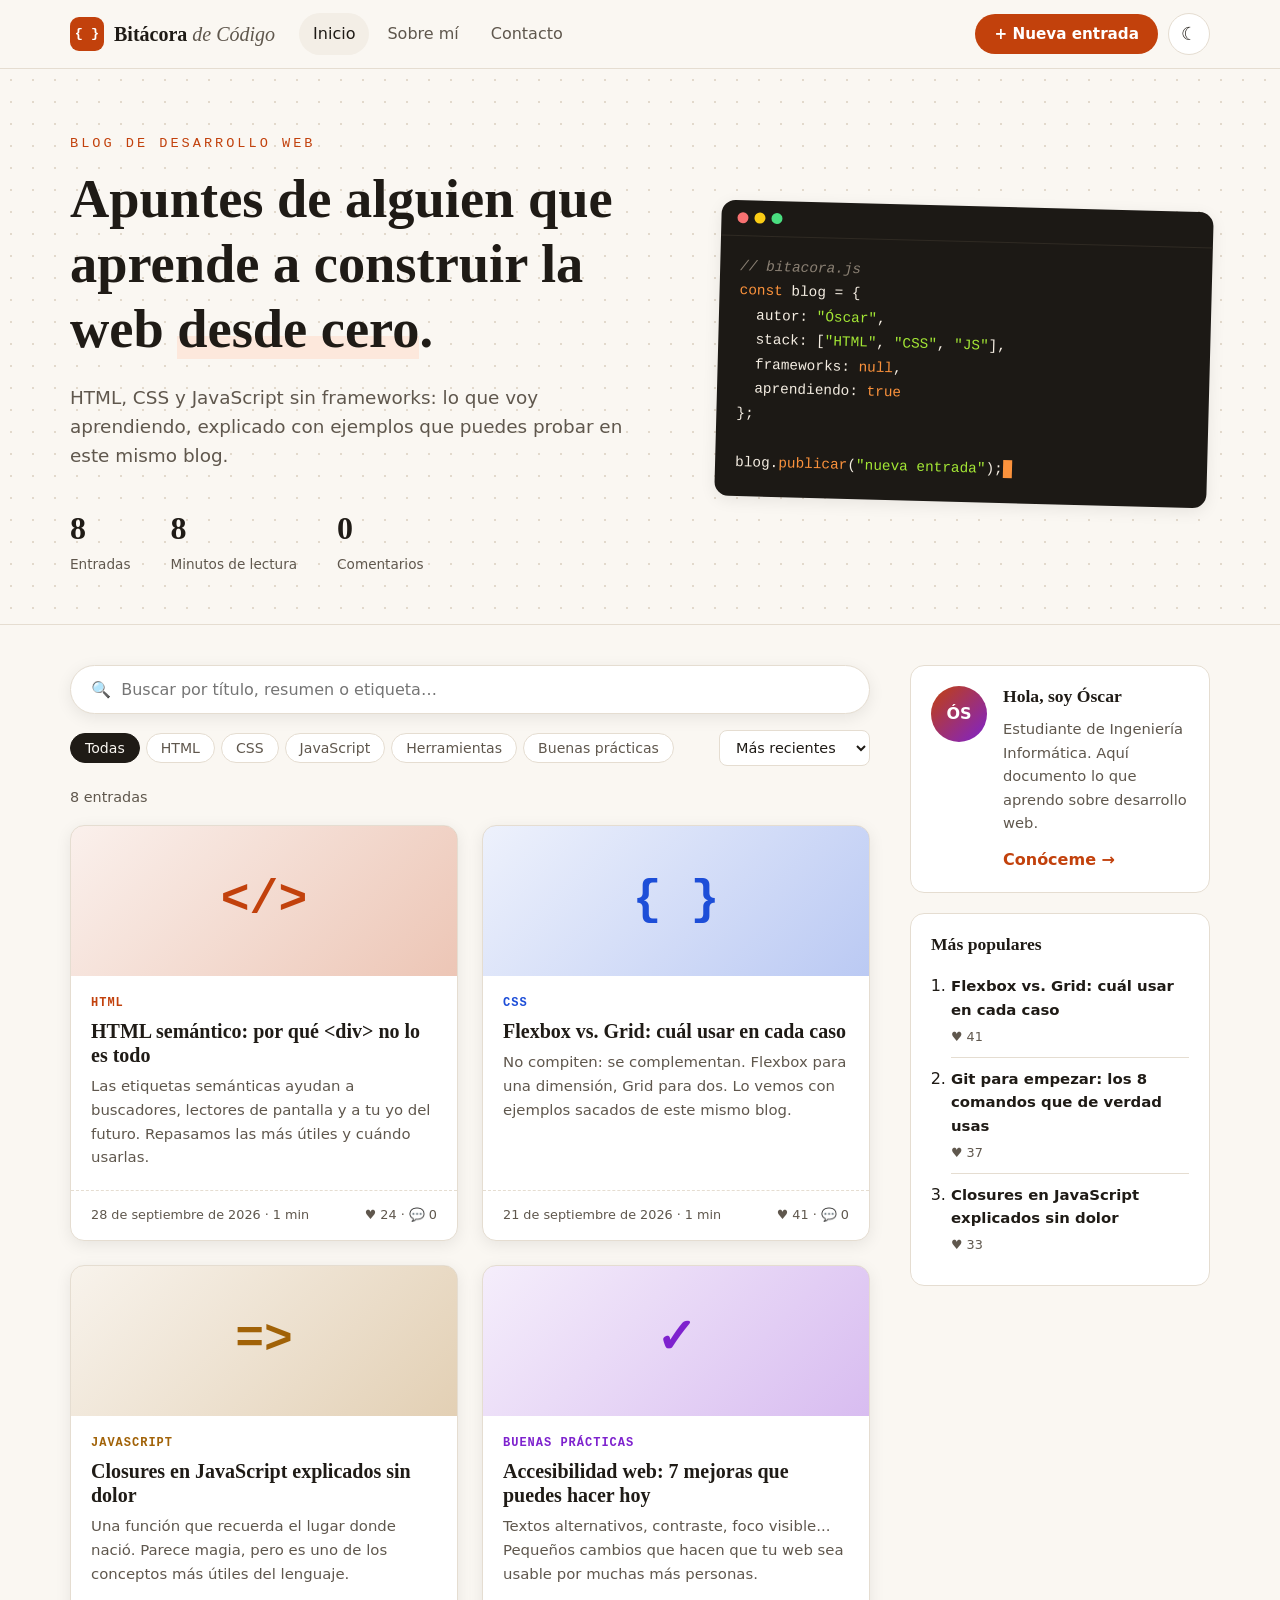
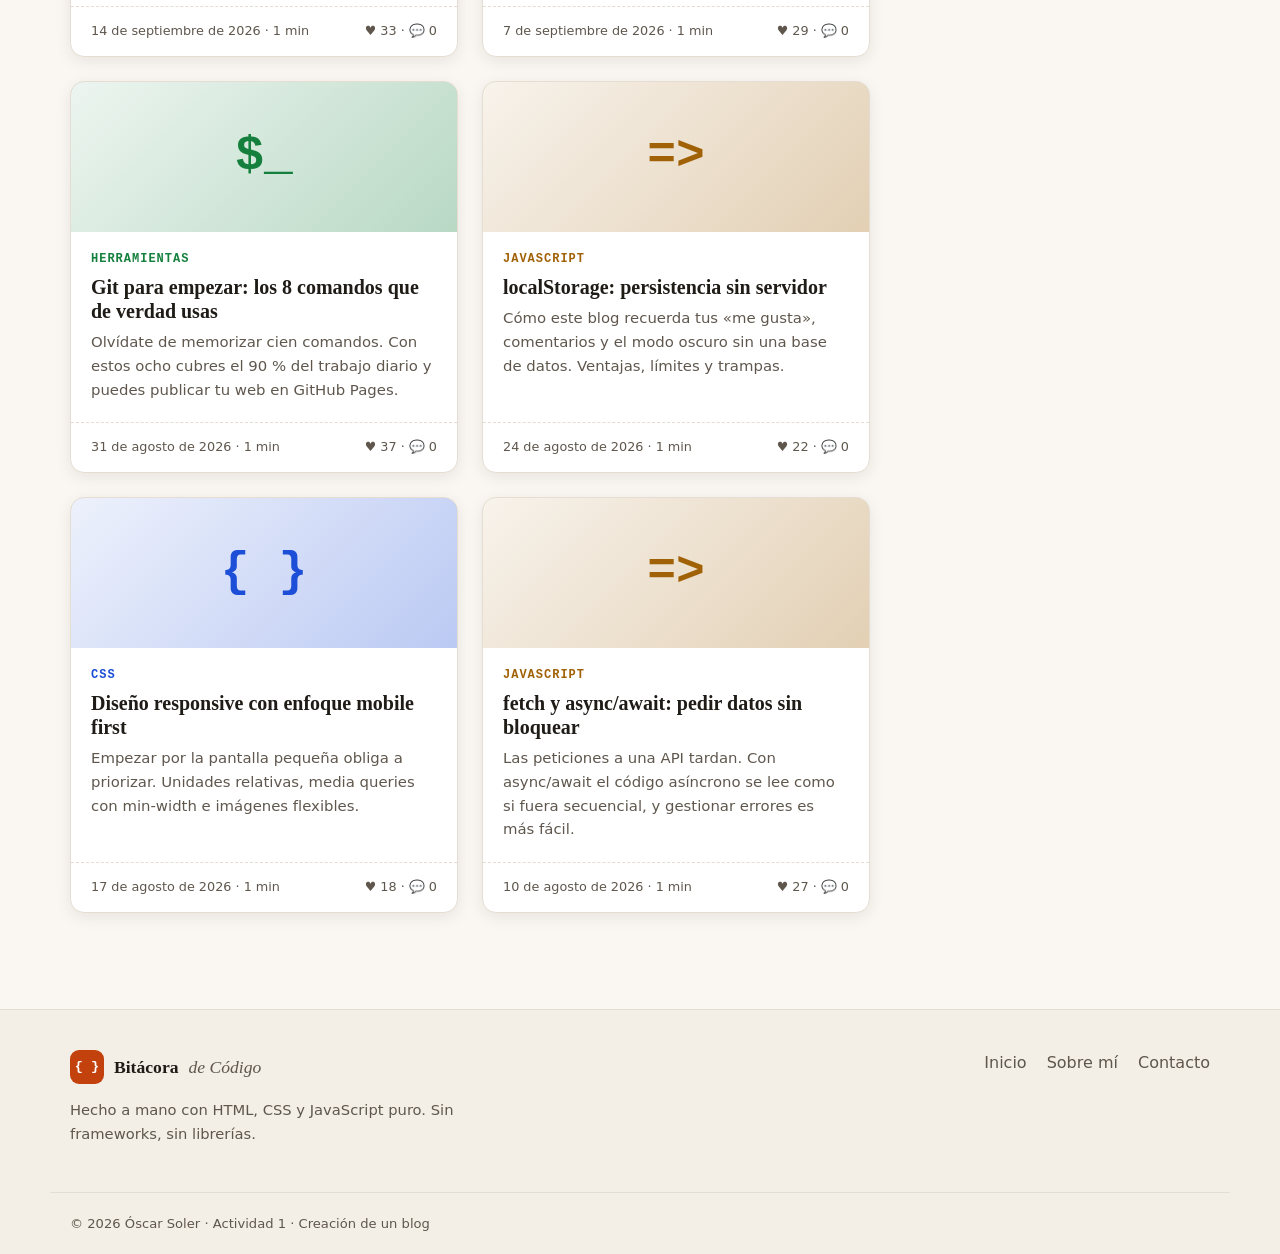
<file: index.html>
<!DOCTYPE html>
<html lang="es">
<head>
  <meta charset="UTF-8">
  <meta name="viewport" content="width=device-width, initial-scale=1">
  <meta name="description" content="Bitácora de Código: un blog sobre desarrollo web con HTML, CSS y JavaScript.">
  <title>Bitácora de Código — Blog de desarrollo web</title>
  <link rel="stylesheet" href="css/styles.css">
  <!-- Ponemos el modo oscuro antes de que se vea la página, para que no haya un destello blanco -->
  <script>
    if (localStorage.getItem("tema") === "oscuro") {
      document.documentElement.setAttribute("data-theme", "oscuro");
    }
  </script>
</head>
<body>
  <a class="saltar" href="#contenido">Saltar al contenido</a>
  <div class="progreso-lectura" id="progreso-lectura"></div>

  <!-- ===== CABECERA ===== -->
  <header class="cabecera">
    <div class="contenedor cabecera__fila">
      <a href="index.html" class="logo">
        <span class="logo__marca">{ }</span>
        <span class="logo__texto">Bitácora <em>de Código</em></span>
      </a>

      <nav class="navegacion">
        <button class="btn-icono btn-menu" id="btn-menu" type="button" aria-label="Abrir menú">☰</button>
        <ul class="menu" id="menu-principal">
          <li><a href="index.html" class="actual">Inicio</a></li>
          <li><a href="sobre-mi.html">Sobre mí</a></li>
          <li><a href="contacto.html">Contacto</a></li>
        </ul>
      </nav>

      <div class="cabecera__acciones">
        <button class="btn btn--primario" id="btn-nueva" type="button">+ <span>Nueva entrada</span></button>
        <button class="btn-icono" id="btn-tema" type="button" aria-label="Cambiar entre modo claro y oscuro">
          <span class="icono-luna">☾</span>
          <span class="icono-sol">☀</span>
        </button>
      </div>
    </div>
  </header>

  <main id="contenido">

    <!-- ===== VISTA 1: LISTADO DE ENTRADAS ===== -->
    <section id="vista-lista">
      <div class="portada">
        <div class="contenedor portada__rejilla">
          <div>
            <p class="portada__antetitulo">Blog de desarrollo web</p>
            <h1 class="portada__titulo">Apuntes de alguien que aprende a construir la web <span class="subrayado">desde cero</span>.</h1>
            <p class="portada__texto">HTML, CSS y JavaScript sin frameworks: lo que voy aprendiendo, explicado con ejemplos que puedes probar en este mismo blog.</p>
            <div class="portada__datos">
              <div><strong id="total-entradas">0</strong> Entradas</div>
              <div><strong id="total-minutos">0</strong> Minutos de lectura</div>
              <div><strong id="total-comentarios">0</strong> Comentarios</div>
            </div>
          </div>

          <!-- Dibujo decorativo de una ventana de código -->
          <div class="ventana-codigo">
            <div class="ventana-codigo__barra"><i></i><i></i><i></i></div>
<pre><span class="c">// bitacora.js</span>
<span class="k">const</span> blog = {
  autor: <span class="s">"Óscar"</span>,
  stack: [<span class="s">"HTML"</span>, <span class="s">"CSS"</span>, <span class="s">"JS"</span>],
  frameworks: <span class="k">null</span>,
  aprendiendo: <span class="k">true</span>
};

blog.<span class="k">publicar</span>(<span class="s">"nueva entrada"</span>);<span class="cursor"></span></pre>
          </div>
        </div>
      </div>

      <div class="contenedor disposicion">
        <div>
          <!-- Buscador, categorías y orden -->
          <div class="herramientas">
            <div class="buscador">
              <label for="buscar" class="oculto">Buscar entradas</label>
              <input type="search" id="buscar" placeholder="🔍  Buscar por título, resumen o etiqueta…">
            </div>
            <div class="herramientas__fila">
              <div class="chips">
                <button class="chip activo" type="button" data-categoria="todas">Todas</button>
                <button class="chip" type="button" data-categoria="html">HTML</button>
                <button class="chip" type="button" data-categoria="css">CSS</button>
                <button class="chip" type="button" data-categoria="js">JavaScript</button>
                <button class="chip" type="button" data-categoria="herramientas">Herramientas</button>
                <button class="chip" type="button" data-categoria="practicas">Buenas prácticas</button>
              </div>
              <label for="orden" class="oculto">Ordenar</label>
              <select id="orden" class="select">
                <option value="recientes">Más recientes</option>
                <option value="antiguas">Más antiguas</option>
                <option value="populares">Más populares</option>
              </select>
            </div>
          </div>

          <p class="resultado" id="resultado"></p>
          <div class="rejilla" id="rejilla"></div>
          <div class="vacio" id="vacio" hidden>
            <p class="vacio__titulo">No hay entradas que coincidan.</p>
            <p>Prueba con otra búsqueda o <button class="enlace" id="btn-limpiar" type="button">quita los filtros</button>.</p>
          </div>
        </div>

        <!-- Barra lateral -->
        <aside class="lateral">
          <section class="tarjeta-lateral autor">
            <div class="autor__avatar">ÓS</div>
            <div>
              <h2 class="tarjeta-lateral__titulo">Hola, soy Óscar</h2>
              <p>Estudiante de Ingeniería Informática. Aquí documento lo que aprendo sobre desarrollo web.</p>
              <a href="sobre-mi.html" class="enlace-flecha">Conóceme →</a>
            </div>
          </section>
          <section class="tarjeta-lateral">
            <h2 class="tarjeta-lateral__titulo">Más populares</h2>
            <ol class="populares" id="populares"></ol>
          </section>
        </aside>
      </div>
    </section>

    <!-- ===== VISTA 2: UNA ENTRADA (se rellena desde app.js) ===== -->
    <section id="vista-entrada" hidden></section>
  </main>

  <!-- ===== VENTANA PARA ESCRIBIR UNA NUEVA ENTRADA ===== -->
  <dialog class="dialogo" id="dialogo-nueva">
    <form id="form-nueva" class="formulario" novalidate>
      <div class="dialogo__cabecera">
        <h2>Escribir una nueva entrada</h2>
        <button class="btn-icono" id="btn-cerrar" type="button" aria-label="Cerrar">✕</button>
      </div>
      <p class="formulario__ayuda">Se guardará en tu navegador. Los campos con * son obligatorios.</p>

      <div class="campo">
        <label for="n-titulo">Título *</label>
        <input id="n-titulo" type="text" maxlength="90">
        <p class="campo__error" id="n-titulo-error"></p>
      </div>
      <div class="campo-doble">
        <div class="campo">
          <label for="n-categoria">Categoría *</label>
          <select id="n-categoria" class="select">
            <option value="">Elige una…</option>
            <option value="html">HTML</option>
            <option value="css">CSS</option>
            <option value="js">JavaScript</option>
            <option value="herramientas">Herramientas</option>
            <option value="practicas">Buenas prácticas</option>
          </select>
          <p class="campo__error" id="n-categoria-error"></p>
        </div>
        <div class="campo">
          <label for="n-etiquetas">Etiquetas</label>
          <input id="n-etiquetas" type="text" placeholder="css, diseño, consejos">
          <p class="campo__ayuda">Separadas por comas.</p>
        </div>
      </div>
      <div class="campo">
        <label for="n-resumen">Resumen *</label>
        <input id="n-resumen" type="text" maxlength="200">
        <p class="campo__error" id="n-resumen-error"></p>
      </div>
      <div class="campo">
        <label for="n-contenido">Contenido * <span class="contador" id="n-contador">0 palabras</span></label>
        <textarea id="n-contenido" rows="8" placeholder="Separa los párrafos con una línea en blanco."></textarea>
        <p class="campo__error" id="n-contenido-error"></p>
      </div>
      <div class="dialogo__pie">
        <button class="btn btn--secundario" id="btn-cancelar" type="button">Cancelar</button>
        <button class="btn btn--primario" type="submit">Publicar entrada</button>
      </div>
    </form>
  </dialog>

  <!-- ===== PIE DE PÁGINA ===== -->
  <footer class="pie">
    <div class="contenedor pie__fila">
      <div>
        <p class="logo logo--pie"><span class="logo__marca">{ }</span> Bitácora <em>de Código</em></p>
        <p class="pie__texto">Hecho a mano con HTML, CSS y JavaScript puro. Sin frameworks, sin librerías.</p>
      </div>
      <ul class="pie__enlaces">
        <li><a href="index.html">Inicio</a></li>
        <li><a href="sobre-mi.html">Sobre mí</a></li>
        <li><a href="contacto.html">Contacto</a></li>
      </ul>
    </div>
    <p class="contenedor pie__legal">© <span id="anio"></span> Óscar Soler · Actividad 1 · Creación de un blog</p>
  </footer>

  <button class="btn-arriba" id="btn-arriba" type="button" aria-label="Volver arriba">↑</button>

  <script src="js/common.js"></script>
  <script src="js/data.js"></script>
  <script src="js/app.js"></script>
</body>
</html>
</file>
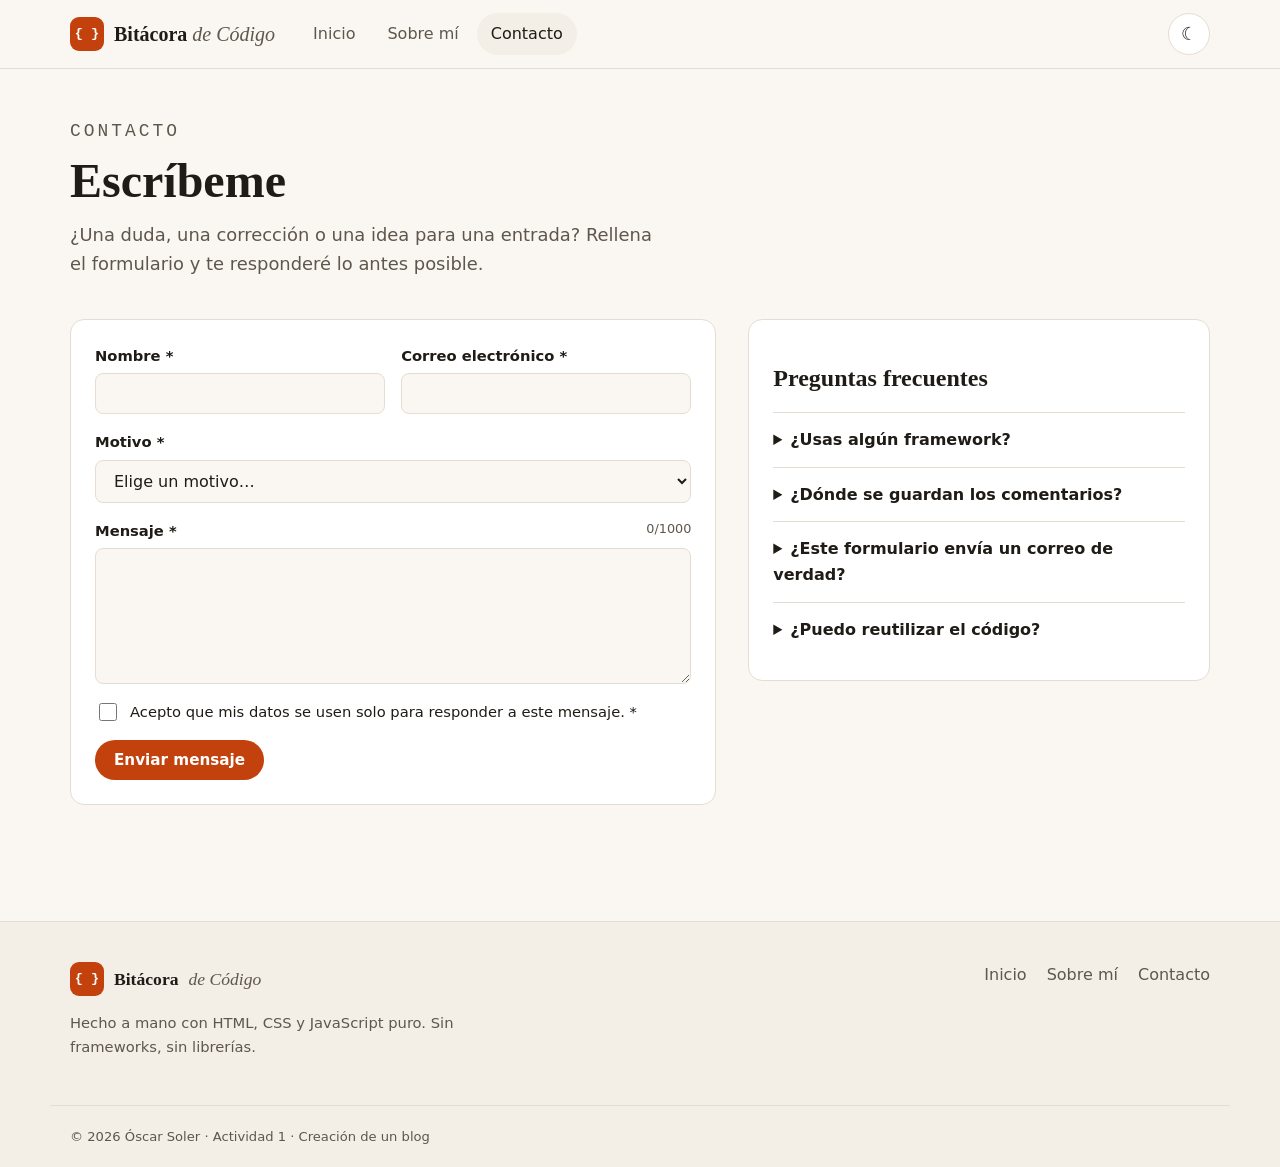
<file: contacto.html>
<!DOCTYPE html>
<html lang="es">
<head>
  <meta charset="UTF-8">
  <meta name="viewport" content="width=device-width, initial-scale=1">
  <meta name="description" content="Ponte en contacto con el autor de Bitácora de Código.">
  <title>Contacto — Bitácora de Código</title>
  <link rel="stylesheet" href="css/styles.css">
  <!-- Ponemos el modo oscuro antes de que se vea la página, para que no haya un destello blanco -->
  <script>
    if (localStorage.getItem("tema") === "oscuro") {
      document.documentElement.setAttribute("data-theme", "oscuro");
    }
  </script>
</head>
<body>
  <a class="saltar" href="#contenido">Saltar al contenido</a>

  <!-- ===== CABECERA ===== -->
  <header class="cabecera">
    <div class="contenedor cabecera__fila">
      <a href="index.html" class="logo">
        <span class="logo__marca">{ }</span>
        <span class="logo__texto">Bitácora <em>de Código</em></span>
      </a>

      <nav class="navegacion">
        <button class="btn-icono btn-menu" id="btn-menu" type="button" aria-label="Abrir menú">☰</button>
        <ul class="menu" id="menu-principal">
          <li><a href="index.html">Inicio</a></li>
          <li><a href="sobre-mi.html">Sobre mí</a></li>
          <li><a href="contacto.html" class="actual">Contacto</a></li>
        </ul>
      </nav>

      <div class="cabecera__acciones">
        <button class="btn-icono" id="btn-tema" type="button" aria-label="Cambiar entre modo claro y oscuro">
          <span class="icono-luna">☾</span>
          <span class="icono-sol">☀</span>
        </button>
      </div>
    </div>
  </header>

  <main id="contenido" class="pagina contenedor">
    <header class="pagina__cabecera">
      <p class="portada__antetitulo">Contacto</p>
      <h1>Escríbeme</h1>
      <p>¿Una duda, una corrección o una idea para una entrada? Rellena el formulario y te responderé lo antes posible.</p>
    </header>

    <div class="contacto">
      <section class="caja">
        <h2 class="oculto">Formulario de contacto</h2>
        <form id="form-contacto" class="formulario" novalidate>
          <div class="campo-doble">
            <div class="campo">
              <label for="nombre">Nombre *</label>
              <input id="nombre" type="text">
              <p class="campo__error" id="nombre-error"></p>
            </div>
            <div class="campo">
              <label for="email">Correo electrónico *</label>
              <input id="email" type="email">
              <p class="campo__error" id="email-error"></p>
            </div>
          </div>
          <div class="campo">
            <label for="motivo">Motivo *</label>
            <select id="motivo" class="select">
              <option value="">Elige un motivo…</option>
              <option value="duda">Duda sobre una entrada</option>
              <option value="error">He encontrado un error</option>
              <option value="idea">Idea para una entrada</option>
              <option value="otro">Otro</option>
            </select>
            <p class="campo__error" id="motivo-error"></p>
          </div>
          <div class="campo">
            <label for="mensaje">Mensaje * <span class="contador" id="contador-mensaje">0/1000</span></label>
            <textarea id="mensaje" rows="6" maxlength="1000"></textarea>
            <p class="campo__error" id="mensaje-error"></p>
          </div>
          <div class="campo">
            <label class="casilla" for="privacidad">
              <input id="privacidad" type="checkbox">
              <span>Acepto que mis datos se usen solo para responder a este mensaje. *</span>
            </label>
            <p class="campo__error" id="privacidad-error"></p>
          </div>
          <div>
            <button class="btn btn--primario" type="submit">Enviar mensaje</button>
          </div>
        </form>
        <div id="exito" class="exito" hidden></div>
      </section>

      <aside>
        <section class="caja faq">
          <h2>Preguntas frecuentes</h2>
          <details>
            <summary>¿Usas algún framework?</summary>
            <p>No. Todo el blog está hecho con HTML, CSS y JavaScript puro, sin librerías externas.</p>
          </details>
          <details>
            <summary>¿Dónde se guardan los comentarios?</summary>
            <p>En el localStorage de tu navegador. No hay servidor, así que solo los ves tú.</p>
          </details>
          <details>
            <summary>¿Este formulario envía un correo de verdad?</summary>
            <p>No: al no haber backend, el envío se simula. El mensaje se valida y se muestra un resumen.</p>
          </details>
          <details>
            <summary>¿Puedo reutilizar el código?</summary>
            <p>Claro, es un proyecto de aprendizaje. Si te sirve, cuéntamelo.</p>
          </details>
        </section>
      </aside>
    </div>
  </main>

  <!-- ===== PIE DE PÁGINA ===== -->
  <footer class="pie">
    <div class="contenedor pie__fila">
      <div>
        <p class="logo logo--pie"><span class="logo__marca">{ }</span> Bitácora <em>de Código</em></p>
        <p class="pie__texto">Hecho a mano con HTML, CSS y JavaScript puro. Sin frameworks, sin librerías.</p>
      </div>
      <ul class="pie__enlaces">
        <li><a href="index.html">Inicio</a></li>
        <li><a href="sobre-mi.html">Sobre mí</a></li>
        <li><a href="contacto.html">Contacto</a></li>
      </ul>
    </div>
    <p class="contenedor pie__legal">© <span id="anio"></span> Óscar Soler · Actividad 1 · Creación de un blog</p>
  </footer>

  <button class="btn-arriba" id="btn-arriba" type="button" aria-label="Volver arriba">↑</button>

  <script src="js/common.js"></script>
  <script src="js/paginas.js"></script>
</body>
</html>
</file>
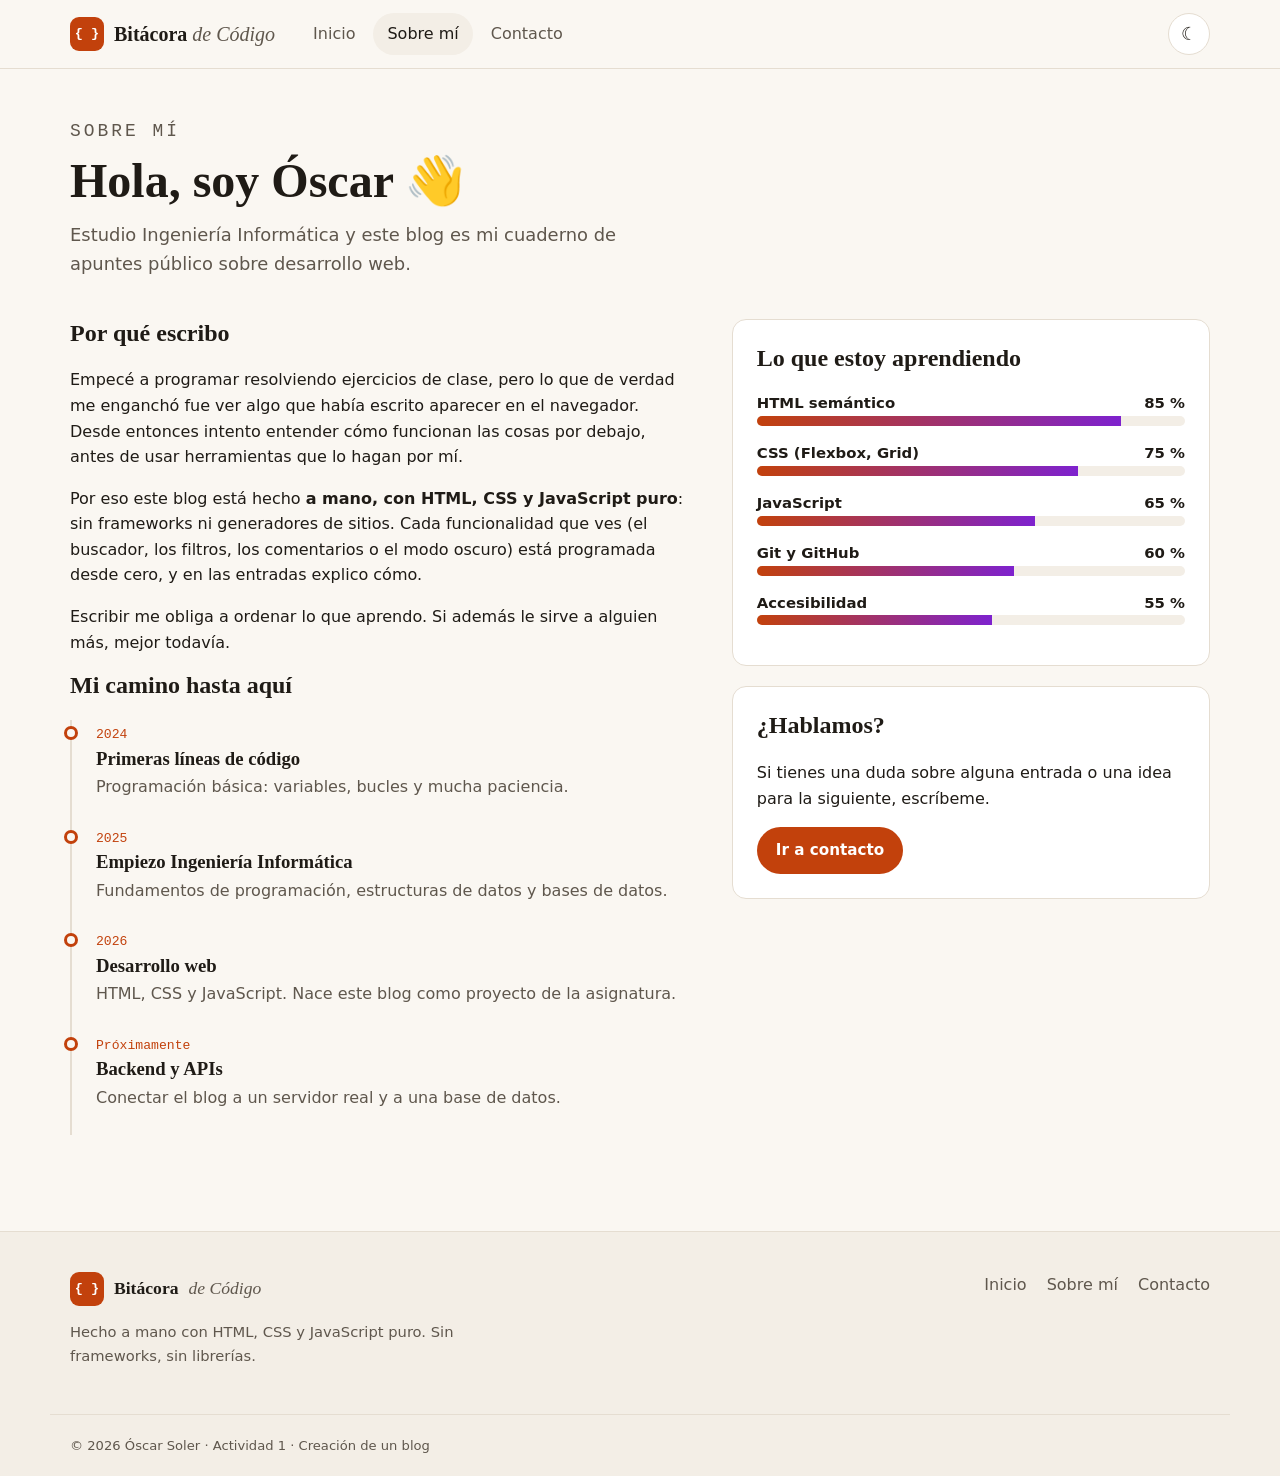
<file: sobre-mi.html>
<!DOCTYPE html>
<html lang="es">
<head>
  <meta charset="UTF-8">
  <meta name="viewport" content="width=device-width, initial-scale=1">
  <meta name="description" content="Quién escribe Bitácora de Código y qué está aprendiendo.">
  <title>Sobre mí — Bitácora de Código</title>
  <link rel="stylesheet" href="css/styles.css">
  <!-- Ponemos el modo oscuro antes de que se vea la página, para que no haya un destello blanco -->
  <script>
    if (localStorage.getItem("tema") === "oscuro") {
      document.documentElement.setAttribute("data-theme", "oscuro");
    }
  </script>
</head>
<body>
  <a class="saltar" href="#contenido">Saltar al contenido</a>

  <!-- ===== CABECERA ===== -->
  <header class="cabecera">
    <div class="contenedor cabecera__fila">
      <a href="index.html" class="logo">
        <span class="logo__marca">{ }</span>
        <span class="logo__texto">Bitácora <em>de Código</em></span>
      </a>

      <nav class="navegacion">
        <button class="btn-icono btn-menu" id="btn-menu" type="button" aria-label="Abrir menú">☰</button>
        <ul class="menu" id="menu-principal">
          <li><a href="index.html">Inicio</a></li>
          <li><a href="sobre-mi.html" class="actual">Sobre mí</a></li>
          <li><a href="contacto.html">Contacto</a></li>
        </ul>
      </nav>

      <div class="cabecera__acciones">
        <button class="btn-icono" id="btn-tema" type="button" aria-label="Cambiar entre modo claro y oscuro">
          <span class="icono-luna">☾</span>
          <span class="icono-sol">☀</span>
        </button>
      </div>
    </div>
  </header>

  <main id="contenido" class="pagina contenedor">
    <header class="pagina__cabecera">
      <p class="portada__antetitulo">Sobre mí</p>
      <h1>Hola, soy Óscar 👋</h1>
      <p>Estudio Ingeniería Informática y este blog es mi cuaderno de apuntes público sobre desarrollo web.</p>
    </header>

    <div class="bio">
      <section class="bio__texto">
        <h2>Por qué escribo</h2>
        <p>Empecé a programar resolviendo ejercicios de clase, pero lo que de verdad me enganchó fue ver algo que había escrito aparecer en el navegador. Desde entonces intento entender cómo funcionan las cosas por debajo, antes de usar herramientas que lo hagan por mí.</p>
        <p>Por eso este blog está hecho <strong>a mano, con HTML, CSS y JavaScript puro</strong>: sin frameworks ni generadores de sitios. Cada funcionalidad que ves (el buscador, los filtros, los comentarios o el modo oscuro) está programada desde cero, y en las entradas explico cómo.</p>
        <p>Escribir me obliga a ordenar lo que aprendo. Si además le sirve a alguien más, mejor todavía.</p>

        <h2 class="separado">Mi camino hasta aquí</h2>
        <ol class="linea-tiempo">
          <li><time>2024</time><h3>Primeras líneas de código</h3><p>Programación básica: variables, bucles y mucha paciencia.</p></li>
          <li><time>2025</time><h3>Empiezo Ingeniería Informática</h3><p>Fundamentos de programación, estructuras de datos y bases de datos.</p></li>
          <li><time>2026</time><h3>Desarrollo web</h3><p>HTML, CSS y JavaScript. Nace este blog como proyecto de la asignatura.</p></li>
          <li><time>Próximamente</time><h3>Backend y APIs</h3><p>Conectar el blog a un servidor real y a una base de datos.</p></li>
        </ol>
      </section>

      <aside>
        <section class="caja">
          <h2>Lo que estoy aprendiendo</h2>
          <ul class="habilidades" id="habilidades">
            <li><div class="habilidad__fila"><span>HTML semántico</span><span>85 %</span></div><div class="habilidad__barra"><div class="habilidad__relleno" data-valor="85"></div></div></li>
            <li><div class="habilidad__fila"><span>CSS (Flexbox, Grid)</span><span>75 %</span></div><div class="habilidad__barra"><div class="habilidad__relleno" data-valor="75"></div></div></li>
            <li><div class="habilidad__fila"><span>JavaScript</span><span>65 %</span></div><div class="habilidad__barra"><div class="habilidad__relleno" data-valor="65"></div></div></li>
            <li><div class="habilidad__fila"><span>Git y GitHub</span><span>60 %</span></div><div class="habilidad__barra"><div class="habilidad__relleno" data-valor="60"></div></div></li>
            <li><div class="habilidad__fila"><span>Accesibilidad</span><span>55 %</span></div><div class="habilidad__barra"><div class="habilidad__relleno" data-valor="55"></div></div></li>
          </ul>
        </section>
        <section class="caja">
          <h2>¿Hablamos?</h2>
          <p>Si tienes una duda sobre alguna entrada o una idea para la siguiente, escríbeme.</p>
          <a class="btn btn--primario" href="contacto.html">Ir a contacto</a>
        </section>
      </aside>
    </div>
  </main>

  <!-- ===== PIE DE PÁGINA ===== -->
  <footer class="pie">
    <div class="contenedor pie__fila">
      <div>
        <p class="logo logo--pie"><span class="logo__marca">{ }</span> Bitácora <em>de Código</em></p>
        <p class="pie__texto">Hecho a mano con HTML, CSS y JavaScript puro. Sin frameworks, sin librerías.</p>
      </div>
      <ul class="pie__enlaces">
        <li><a href="index.html">Inicio</a></li>
        <li><a href="sobre-mi.html">Sobre mí</a></li>
        <li><a href="contacto.html">Contacto</a></li>
      </ul>
    </div>
    <p class="contenedor pie__legal">© <span id="anio"></span> Óscar Soler · Actividad 1 · Creación de un blog</p>
  </footer>

  <button class="btn-arriba" id="btn-arriba" type="button" aria-label="Volver arriba">↑</button>

  <script src="js/common.js"></script>
  <script src="js/paginas.js"></script>
</body>
</html>
</file>
<file: css/styles.css>
/* ============================================================
   styles.css — Bitácora de Código

   Índice:
   1. Colores y variables (modo claro y oscuro)
   2. Estilos generales
   3. Botones y formularios
   4. Cabecera y menú
   5. Portada
   6. Listado de entradas y barra lateral
   7. Vista de una entrada y comentarios
   8. Ventana de nueva entrada, avisos y botón de subir
   9. Páginas "Sobre mí" y "Contacto"
   10. Pie de página
   11. Móvil (responsive)
   ============================================================ */


/* ---------- 1. Colores y variables ---------- */
/* Definimos los colores una sola vez. Para el modo oscuro solo
   cambiamos el valor de estas variables. */

:root {
  --fondo: #faf7f2;
  --superficie: #ffffff;
  --superficie-2: #f3eee6;
  --texto: #1f1b16;
  --texto-suave: #5f574d;
  --borde: #e5ddd1;
  --acento: #c2410c;
  --acento-hover: #9a3412;
  --acento-suave: #fde8dc;
  --texto-boton: #ffffff;
  --error: #b91c1c;
  --ok: #15803d;
  --ok-suave: #e7f6ec;
  --puntos: #e2d9cc;
  --sombra: 0 4px 16px rgba(0, 0, 0, 0.08);

  /* Un color por categoría */
  --cat-html: #c2410c;
  --cat-css: #1d4ed8;
  --cat-js: #a16207;
  --cat-tools: #15803d;
  --cat-practices: #7e22ce;

  --fuente: system-ui, "Segoe UI", Roboto, Arial, sans-serif;
  --fuente-titulos: Georgia, "Times New Roman", serif;
  --fuente-codigo: Consolas, "Courier New", monospace;
  --radio: 14px;
}

[data-theme="oscuro"] {
  --fondo: #16130f;
  --superficie: #1f1b16;
  --superficie-2: #29241d;
  --texto: #f2ece3;
  --texto-suave: #b4aa9c;
  --borde: #3a332a;
  --acento: #fb923c;
  --acento-hover: #fdba74;
  --acento-suave: #3b2415;
  --texto-boton: #1a0f06;
  --error: #f87171;
  --ok: #4ade80;
  --ok-suave: #16281c;
  --puntos: #2c261f;
  --sombra: 0 4px 16px rgba(0, 0, 0, 0.5);
  --cat-html: #fb923c;
  --cat-css: #60a5fa;
  --cat-js: #facc15;
  --cat-tools: #4ade80;
  --cat-practices: #c084fc;
}


/* ---------- 2. Estilos generales ---------- */

* {
  box-sizing: border-box;
}

body {
  margin: 0;
  font-family: var(--fuente);
  line-height: 1.6;
  color: var(--texto);
  background-color: var(--fondo);
}

h1, h2, h3 {
  font-family: var(--fuente-titulos);
  line-height: 1.2;
}

a {
  color: var(--acento);
}

a:hover {
  color: var(--acento-hover);
}

code, pre {
  font-family: var(--fuente-codigo);
  font-size: 0.9em;
}

/* Contenedor centrado con un ancho máximo */
.contenedor {
  max-width: 1180px;
  margin: 0 auto;
  padding: 0 20px;
}

.contenedor--estrecho {
  max-width: 760px;
}

/* Texto oculto a la vista pero que leen los lectores de pantalla */
.oculto {
  position: absolute;
  width: 1px;
  height: 1px;
  overflow: hidden;
  clip: rect(0, 0, 0, 0);
}

/* Enlace "Saltar al contenido": solo aparece al usar el tabulador */
.saltar {
  position: absolute;
  left: 16px;
  top: -100px;
  padding: 10px 16px;
  background: var(--acento);
  color: var(--texto-boton);
  border-radius: 8px;
  z-index: 100;
}

.saltar:focus {
  top: 16px;
}

/* Contorno visible al navegar con el teclado */
:focus-visible {
  outline: 3px solid var(--acento);
  outline-offset: 2px;
}


/* ---------- 3. Botones y formularios ---------- */

.btn {
  display: inline-block;
  padding: 10px 18px;
  font-family: inherit;
  font-size: 0.95rem;
  font-weight: bold;
  border: 1px solid transparent;
  border-radius: 999px;
  cursor: pointer;
  text-decoration: none;
}

.btn--primario {
  background: var(--acento);
  color: var(--texto-boton);
}

.btn--primario:hover {
  background: var(--acento-hover);
  color: var(--texto-boton);
}

.btn--secundario,
.btn--megusta {
  background: var(--superficie);
  color: var(--texto);
  border-color: var(--borde);
}

.btn--secundario:hover,
.btn--megusta:hover {
  border-color: var(--acento);
  color: var(--acento);
}

/* "Me gusta" marcado */
.btn--megusta.activo {
  background: var(--acento-suave);
  border-color: var(--acento);
  color: var(--acento);
}

.btn--peligro {
  background: transparent;
  color: var(--error);
  border-color: var(--error);
}

.btn--peligro:hover {
  background: var(--error);
  color: var(--superficie);
}

/* Botones redondos con un icono (menú, tema, cerrar) */
.btn-icono {
  width: 42px;
  height: 42px;
  border-radius: 50%;
  border: 1px solid var(--borde);
  background: var(--superficie);
  color: var(--texto);
  font-size: 1.1rem;
  cursor: pointer;
}

.btn-icono:hover {
  border-color: var(--acento);
  color: var(--acento);
}

/* Botón que parece un enlace */
.enlace {
  background: none;
  border: none;
  padding: 0;
  font: inherit;
  color: var(--acento);
  text-decoration: underline;
  cursor: pointer;
}

.enlace--pequeno {
  font-size: 0.82rem;
  color: var(--texto-suave);
}

.enlace-flecha {
  font-weight: bold;
  text-decoration: none;
}

.select {
  padding: 8px 12px;
  font-family: inherit;
  font-size: 0.9rem;
  border: 1px solid var(--borde);
  border-radius: 8px;
  background: var(--superficie);
  color: var(--texto);
  cursor: pointer;
}

/* Campos de formulario */
.formulario {
  display: grid;
  gap: 16px;
}

.formulario__ayuda {
  margin: 0;
  font-size: 0.88rem;
  color: var(--texto-suave);
}

.campo {
  display: grid;
  gap: 6px;
  align-content: start;
}

.campo label {
  display: flex;
  justify-content: space-between;
  font-weight: bold;
  font-size: 0.92rem;
}

.campo input,
.campo textarea,
.campo select {
  width: 100%;
  padding: 10px 14px;
  font-family: inherit;
  font-size: 1rem;
  color: var(--texto);
  background: var(--fondo);
  border: 1px solid var(--borde);
  border-radius: 8px;
}

.campo input:focus,
.campo textarea:focus,
.campo select:focus {
  outline: none;
  border-color: var(--acento);
}

/* Campo con error (la clase la pone JavaScript) */
.campo .error {
  border-color: var(--error);
  background: var(--acento-suave);
}

.campo__error {
  margin: 0;
  font-size: 0.85rem;
  color: var(--error);
}

.campo__error:empty {
  display: none;
}

.campo__ayuda {
  margin: 0;
  font-size: 0.8rem;
  color: var(--texto-suave);
}

/* Dos campos uno al lado del otro */
.campo-doble {
  display: grid;
  grid-template-columns: 1fr 1fr;
  gap: 16px;
}

.contador {
  font-weight: normal;
  font-size: 0.8rem;
  color: var(--texto-suave);
}

.campo label.casilla {
  justify-content: flex-start;
  gap: 10px;
  font-weight: normal;
}

.casilla input {
  width: 18px;
  height: 18px;
}


/* ---------- 4. Cabecera y menú ---------- */

.cabecera {
  position: sticky; /* se queda pegada arriba al bajar */
  top: 0;
  z-index: 20;
  background: var(--fondo);
  border-bottom: 1px solid var(--borde);
}

.cabecera__fila {
  display: flex;
  align-items: center;
  gap: 24px;
  min-height: 68px;
}

.logo {
  display: flex;
  align-items: center;
  gap: 10px;
  margin: 0;
  color: var(--texto);
  text-decoration: none;
  font-family: var(--fuente-titulos);
  font-size: 1.25rem;
  font-weight: bold;
}

.logo:hover {
  color: var(--texto);
}

.logo em {
  font-weight: normal;
  color: var(--texto-suave);
}

.logo__marca {
  display: inline-block;
  width: 34px;
  height: 34px;
  line-height: 34px;
  text-align: center;
  border-radius: 9px;
  background: var(--acento);
  color: var(--texto-boton);
  font-family: var(--fuente-codigo);
  font-size: 0.85rem;
}

.menu {
  display: flex;
  gap: 4px;
  list-style: none;
  margin: 0;
  padding: 0;
}

.menu a {
  display: block;
  padding: 8px 14px;
  border-radius: 999px;
  color: var(--texto-suave);
  text-decoration: none;
}

.menu a:hover,
.menu a.actual {
  color: var(--texto);
  background: var(--superficie-2);
}

/* El botón del menú solo se ve en el móvil (ver apartado 11) */
.btn-menu {
  display: none;
}

.cabecera__acciones {
  margin-left: auto;
  display: flex;
  align-items: center;
  gap: 10px;
}

/* Icono de luna o de sol según el tema */
.icono-sol {
  display: none;
}

[data-theme="oscuro"] .icono-sol {
  display: inline;
}

[data-theme="oscuro"] .icono-luna {
  display: none;
}

/* Barra de progreso de lectura (JavaScript cambia su anchura) */
.progreso-lectura {
  position: fixed;
  top: 0;
  left: 0;
  height: 3px;
  width: 0;
  background: var(--acento);
  z-index: 30;
}


/* ---------- 5. Portada ---------- */

.portada {
  padding: 64px 0 48px;
  border-bottom: 1px solid var(--borde);
  /* Fondo de puntitos */
  background-image: radial-gradient(var(--puntos) 1px, transparent 1px);
  background-size: 22px 22px;
}

.portada__rejilla {
  display: grid;
  grid-template-columns: 1.25fr 1fr;
  gap: 32px;
  align-items: center;
}

.portada__antetitulo {
  margin: 0 0 12px;
  font-family: var(--fuente-codigo);
  font-size: 0.85rem;
  color: var(--acento);
  text-transform: uppercase;
  letter-spacing: 3px;
}

.portada__titulo {
  margin: 0;
  font-size: 3.4rem;
}

/* Subrayado tipo rotulador */
.subrayado {
  background: linear-gradient(transparent 62%, var(--acento-suave) 62%);
}

.portada__texto {
  max-width: 560px;
  margin: 20px 0 32px;
  font-size: 1.15rem;
  color: var(--texto-suave);
}

.portada__datos {
  display: flex;
  gap: 40px;
  font-size: 0.85rem;
  color: var(--texto-suave);
}

.portada__datos strong {
  display: block;
  font-family: var(--fuente-titulos);
  font-size: 2rem;
  color: var(--texto);
}

/* Ventana de código decorativa */
.ventana-codigo {
  border-radius: var(--radio);
  background: #1c1915;
  color: #f4ede2;
  box-shadow: var(--sombra);
  overflow: hidden;
  transform: rotate(1.5deg);
}

.ventana-codigo__barra {
  display: flex;
  gap: 6px;
  padding: 12px 16px;
  border-bottom: 1px solid #2f2a23;
}

.ventana-codigo__barra i {
  width: 11px;
  height: 11px;
  border-radius: 50%;
  background: #f87171;
}

.ventana-codigo__barra i:nth-child(2) {
  background: #facc15;
}

.ventana-codigo__barra i:nth-child(3) {
  background: #4ade80;
}

.ventana-codigo pre {
  margin: 0;
  padding: 18px 20px 22px;
  line-height: 1.7;
}

.ventana-codigo .k { color: #fb923c; }
.ventana-codigo .s { color: #a3e635; }
.ventana-codigo .c { color: #8b8174; font-style: italic; }

/* Cursor que parpadea */
.ventana-codigo .cursor {
  display: inline-block;
  width: 9px;
  height: 18px;
  vertical-align: middle;
  background: #fb923c;
  animation: parpadeo 1s infinite;
}

@keyframes parpadeo {
  50% { opacity: 0; }
}


/* ---------- 6. Listado de entradas y barra lateral ---------- */

/* Contenido principal + barra lateral de 300px */
.disposicion {
  display: grid;
  grid-template-columns: 1fr 300px;
  gap: 40px;
  align-items: start;
  padding-top: 40px;
  padding-bottom: 64px;
}

.herramientas {
  display: grid;
  gap: 16px;
  margin-bottom: 20px;
}

.buscador input {
  width: 100%;
  padding: 14px 20px;
  font-family: inherit;
  font-size: 1rem;
  border: 1px solid var(--borde);
  border-radius: 999px;
  background: var(--superficie);
  color: var(--texto);
  box-shadow: var(--sombra);
}

.buscador input:focus {
  outline: none;
  border-color: var(--acento);
}

.herramientas__fila {
  display: flex;
  flex-wrap: wrap;
  justify-content: space-between;
  align-items: center;
  gap: 12px;
}

.chips {
  display: flex;
  flex-wrap: wrap;
  gap: 6px;
}

/* Botones de categoría */
.chip {
  padding: 6px 14px;
  font-family: inherit;
  font-size: 0.88rem;
  border: 1px solid var(--borde);
  border-radius: 999px;
  background: var(--superficie);
  color: var(--texto-suave);
  cursor: pointer;
}

.chip:hover {
  color: var(--texto);
  border-color: var(--texto-suave);
}

.chip.activo {
  background: var(--texto);
  border-color: var(--texto);
  color: var(--fondo);
}

.resultado {
  margin: 0 0 16px;
  font-size: 0.9rem;
  color: var(--texto-suave);
}

/* Rejilla de tarjetas: tantas columnas como quepan de mínimo 260px */
.rejilla {
  display: grid;
  grid-template-columns: repeat(auto-fill, minmax(260px, 1fr));
  gap: 24px;
}

.tarjeta {
  display: flex;
  flex-direction: column;
  background: var(--superficie);
  border: 1px solid var(--borde);
  border-radius: var(--radio);
  overflow: hidden;
  box-shadow: var(--sombra);
  transition: transform 0.2s;
}

.tarjeta:hover {
  transform: translateY(-4px);
  border-color: var(--acento);
}

.tarjeta__enlace {
  flex: 1;
  color: inherit;
  text-decoration: none;
}

.tarjeta__enlace:hover {
  color: inherit;
}

.tarjeta__enlace:hover .tarjeta__titulo {
  color: var(--acento);
}

.tarjeta__cuerpo {
  padding: 18px 20px 8px;
}

.tarjeta__titulo {
  margin: 6px 0 8px;
  font-size: 1.25rem;
}

.tarjeta__resumen {
  margin: 0;
  font-size: 0.93rem;
  color: var(--texto-suave);
}

.tarjeta__pie {
  display: flex;
  justify-content: space-between;
  gap: 8px;
  margin-top: 12px;
  padding: 14px 20px;
  font-size: 0.8rem;
  color: var(--texto-suave);
  border-top: 1px dashed var(--borde);
}

/* Portada de colores de cada tarjeta (no usamos imágenes) */
.portada-tarjeta {
  display: flex;
  align-items: center;
  justify-content: center;
  height: 150px;
}

.portada-tarjeta__glifo {
  font-family: var(--fuente-codigo);
  font-size: 3rem;
  font-weight: bold;
}

.portada-tarjeta--grande {
  height: 240px;
  margin: 32px 0;
  border-radius: var(--radio);
}

.portada-tarjeta--grande .portada-tarjeta__glifo {
  font-size: 5rem;
}

/* Colores de cada categoría. Usamos rgba (color con transparencia)
   para que quede bien tanto en modo claro como en oscuro. */
.portada-tarjeta--html {
  background: linear-gradient(135deg, rgba(194, 65, 12, 0.08), rgba(194, 65, 12, 0.3));
  color: var(--cat-html);
}

.portada-tarjeta--css {
  background: linear-gradient(135deg, rgba(29, 78, 216, 0.08), rgba(29, 78, 216, 0.3));
  color: var(--cat-css);
}

.portada-tarjeta--js {
  background: linear-gradient(135deg, rgba(161, 98, 7, 0.08), rgba(161, 98, 7, 0.3));
  color: var(--cat-js);
}

.portada-tarjeta--tools {
  background: linear-gradient(135deg, rgba(21, 128, 61, 0.08), rgba(21, 128, 61, 0.3));
  color: var(--cat-tools);
}

.portada-tarjeta--practices {
  background: linear-gradient(135deg, rgba(126, 34, 206, 0.08), rgba(126, 34, 206, 0.3));
  color: var(--cat-practices);
}

/* Nombre de la categoría encima del título */
.etiqueta-cat {
  margin: 0;
  font-family: var(--fuente-codigo);
  font-size: 0.75rem;
  font-weight: bold;
  text-transform: uppercase;
  letter-spacing: 1px;
}

.etiqueta-cat--html { color: var(--cat-html); }
.etiqueta-cat--css { color: var(--cat-css); }
.etiqueta-cat--js { color: var(--cat-js); }
.etiqueta-cat--tools { color: var(--cat-tools); }
.etiqueta-cat--practices { color: var(--cat-practices); }

/* Mensaje cuando no hay resultados */
.vacio {
  padding: 48px 16px;
  text-align: center;
  color: var(--texto-suave);
  border: 1px dashed var(--borde);
  border-radius: var(--radio);
}

.vacio__titulo {
  margin: 0;
  font-family: var(--fuente-titulos);
  font-size: 1.3rem;
  color: var(--texto);
}

/* Barra lateral */
.lateral {
  display: grid;
  gap: 20px;
  position: sticky;
  top: 90px;
}

.tarjeta-lateral {
  padding: 20px;
  background: var(--superficie);
  border: 1px solid var(--borde);
  border-radius: var(--radio);
}

.tarjeta-lateral p {
  margin: 6px 0 12px;
  font-size: 0.92rem;
  color: var(--texto-suave);
}

.tarjeta-lateral__titulo {
  margin: 0 0 10px;
  font-size: 1.1rem;
}

.autor {
  display: flex;
  gap: 16px;
}

.autor__avatar {
  flex-shrink: 0;
  width: 56px;
  height: 56px;
  line-height: 56px;
  text-align: center;
  border-radius: 50%;
  background: linear-gradient(135deg, var(--acento), var(--cat-practices));
  color: #ffffff;
  font-weight: bold;
}

.populares {
  margin: 0;
  padding-left: 20px;
}

.populares li {
  padding: 8px 0;
  border-bottom: 1px solid var(--borde);
}

.populares li:last-child {
  border-bottom: none;
}

.populares a {
  display: block;
  color: var(--texto);
  text-decoration: none;
  font-weight: bold;
  font-size: 0.93rem;
}

.populares a:hover {
  color: var(--acento);
}

.populares span {
  font-size: 0.8rem;
  color: var(--texto-suave);
}


/* ---------- 7. Vista de una entrada y comentarios ---------- */

.entrada {
  padding-top: 32px;
  padding-bottom: 64px;
}

.volver {
  display: inline-block;
  margin-bottom: 32px;
  font-weight: bold;
  text-decoration: none;
}

.entrada__titulo {
  margin: 8px 0 12px;
  font-size: 2.8rem;
}

.entrada__meta {
  margin: 0;
  color: var(--texto-suave);
}

.entrada__contenido {
  font-size: 1.1rem;
  line-height: 1.75;
}

.entrada__contenido h2 {
  margin: 36px 0 12px;
  font-size: 1.6rem;
}

/* Código dentro de un párrafo */
.entrada__contenido p code,
.entrada__contenido li code {
  padding: 2px 6px;
  border-radius: 5px;
  background: var(--superficie-2);
}

/* Bloques de código */
.entrada__contenido pre {
  padding: 18px 20px;
  overflow-x: auto;
  border-radius: 8px;
  background: #1c1915;
  color: #f4ede2;
}

.entrada__contenido blockquote {
  margin: 28px 0;
  padding: 14px 20px;
  border-left: 4px solid var(--acento);
  background: var(--acento-suave);
  font-style: italic;
}

.entrada__etiquetas {
  display: flex;
  flex-wrap: wrap;
  gap: 8px;
  margin: 40px 0 20px;
}

.pildora {
  padding: 2px 10px;
  font-size: 0.85rem;
  border: 1px solid var(--acento);
  border-radius: 999px;
  background: var(--acento-suave);
  color: var(--acento);
}

.acciones-entrada {
  display: flex;
  gap: 10px;
  padding: 20px 0;
  border-top: 1px solid var(--borde);
  border-bottom: 1px solid var(--borde);
}

.comentarios {
  margin-top: 48px;
}

.comentarios__n {
  color: var(--texto-suave);
  font-weight: normal;
}

.comentarios__lista {
  list-style: none;
  margin: 0 0 32px;
  padding: 0;
}

.comentarios__vacio {
  padding: 20px;
  color: var(--texto-suave);
  background: var(--superficie-2);
  border-radius: 8px;
}

.comentario {
  display: flex;
  gap: 14px;
  padding: 16px 0;
  border-bottom: 1px solid var(--borde);
}

.comentario__avatar {
  flex-shrink: 0;
  width: 40px;
  height: 40px;
  line-height: 40px;
  text-align: center;
  border-radius: 50%;
  background: var(--acento-suave);
  color: var(--acento);
  font-weight: bold;
}

.comentario__cabecera {
  margin: 0;
}

.comentario__cabecera span {
  margin-left: 8px;
  font-size: 0.8rem;
  color: var(--texto-suave);
}

.comentario__texto {
  margin: 4px 0;
  word-break: break-word;
}

.formulario--comentario {
  padding: 24px;
  border: 1px solid var(--borde);
  border-radius: var(--radio);
  background: var(--superficie);
}

.formulario--comentario h3 {
  margin: 0;
}


/* ---------- 8. Ventana de nueva entrada, avisos y botón de subir ---------- */

.dialogo {
  width: 640px;
  max-width: 95%;
  padding: 24px;
  border: 1px solid var(--borde);
  border-radius: var(--radio);
  background: var(--superficie);
  color: var(--texto);
}

/* Fondo oscuro detrás de la ventana */
.dialogo::backdrop {
  background: rgba(0, 0, 0, 0.55);
}

.dialogo__cabecera {
  display: flex;
  justify-content: space-between;
  align-items: center;
}

.dialogo__cabecera h2 {
  margin: 0;
}

.dialogo__pie {
  display: flex;
  justify-content: flex-end;
  gap: 10px;
}

/* Aviso que aparece abajo durante unos segundos */
.toast {
  position: fixed;
  bottom: 24px;
  left: 50%;
  transform: translateX(-50%);
  z-index: 50;
  padding: 12px 20px;
  border-radius: 999px;
  background: var(--texto);
  color: var(--fondo);
  box-shadow: var(--sombra);
  animation: aparecer 0.3s;
}

@keyframes aparecer {
  from { opacity: 0; }
  to { opacity: 1; }
}

/* Botón de volver arriba: oculto hasta que JavaScript le pone la clase "visible" */
.btn-arriba {
  position: fixed;
  right: 20px;
  bottom: 20px;
  width: 46px;
  height: 46px;
  border-radius: 50%;
  border: none;
  background: var(--acento);
  color: var(--texto-boton);
  font-size: 1.3rem;
  cursor: pointer;
  display: none;
}

.btn-arriba.visible {
  display: block;
}


/* ---------- 9. Páginas "Sobre mí" y "Contacto" ---------- */

.pagina {
  padding-top: 48px;
  padding-bottom: 64px;
}

.pagina__cabecera {
  margin-bottom: 40px;
}

.pagina__cabecera h1 {
  margin: 6px 0 12px;
  font-size: 3rem;
}

.pagina__cabecera p {
  max-width: 600px;
  margin: 0;
  font-size: 1.12rem;
  color: var(--texto-suave);
}

.separado {
  margin-top: 40px;
}

/* Dos columnas: texto y barra lateral */
.bio {
  display: grid;
  grid-template-columns: 1.3fr 1fr;
  gap: 40px;
}

.bio h2 {
  margin-top: 0;
}

.caja {
  padding: 24px;
  background: var(--superficie);
  border: 1px solid var(--borde);
  border-radius: var(--radio);
  margin-bottom: 20px;
}

/* Barras de habilidades */
.habilidades {
  list-style: none;
  margin: 0;
  padding: 0;
}

.habilidades li {
  margin-bottom: 16px;
}

.habilidad__fila {
  display: flex;
  justify-content: space-between;
  font-weight: bold;
  font-size: 0.93rem;
}

.habilidad__barra {
  height: 10px;
  border-radius: 999px;
  background: var(--superficie-2);
  overflow: hidden;
}

.habilidad__relleno {
  height: 100%;
  width: 0; /* JavaScript le pone la anchura final */
  background: linear-gradient(90deg, var(--acento), var(--cat-practices));
  transition: width 1s;
}

/* Línea de tiempo */
.linea-tiempo {
  list-style: none;
  margin: 0;
  padding-left: 24px;
  border-left: 2px solid var(--borde);
}

.linea-tiempo li {
  position: relative;
  padding-bottom: 24px;
}

/* Puntito de cada fecha */
.linea-tiempo li::before {
  content: "";
  position: absolute;
  left: -32px;
  top: 6px;
  width: 8px;
  height: 8px;
  border-radius: 50%;
  border: 3px solid var(--acento);
  background: var(--fondo);
}

.linea-tiempo time {
  font-family: var(--fuente-codigo);
  font-size: 0.82rem;
  color: var(--acento);
}

.linea-tiempo h3 {
  margin: 2px 0 4px;
}

.linea-tiempo p {
  margin: 0;
  color: var(--texto-suave);
}

.contacto {
  display: grid;
  grid-template-columns: 1.4fr 1fr;
  gap: 32px;
  align-items: start;
}

/* Preguntas frecuentes */
.faq details {
  padding: 14px 0;
  border-top: 1px solid var(--borde);
}

.faq summary {
  cursor: pointer;
  font-weight: bold;
}

.faq p {
  margin: 8px 0 0;
  color: var(--texto-suave);
}

/* Mensaje de envío correcto */
.exito {
  padding: 24px;
  border: 1px solid var(--ok);
  border-radius: var(--radio);
  background: var(--ok-suave);
}

.exito h2 {
  margin-top: 0;
  color: var(--ok);
}

.exito dt {
  font-weight: bold;
}

.exito dd {
  margin: 0 0 10px;
  word-break: break-word;
}


/* ---------- 10. Pie de página ---------- */

.pie {
  margin-top: 32px;
  padding-top: 40px;
  border-top: 1px solid var(--borde);
  background: var(--superficie-2);
}

.pie__fila {
  display: flex;
  flex-wrap: wrap;
  justify-content: space-between;
  gap: 24px;
}

.logo--pie {
  font-size: 1.1rem;
}

.pie__texto {
  max-width: 400px;
  color: var(--texto-suave);
  font-size: 0.92rem;
}

.pie__enlaces {
  display: flex;
  gap: 20px;
  list-style: none;
  margin: 0;
  padding: 0;
}

.pie__enlaces a {
  color: var(--texto-suave);
  text-decoration: none;
}

.pie__enlaces a:hover {
  color: var(--acento);
}

.pie__legal {
  margin-top: 32px;
  padding-top: 20px;
  padding-bottom: 20px;
  border-top: 1px solid var(--borde);
  font-size: 0.82rem;
  color: var(--texto-suave);
}


/* ---------- 11. Móvil (responsive) ---------- */

/* Tablets y pantallas medianas: todo en una columna */
@media (max-width: 960px) {
  .disposicion,
  .bio,
  .contacto,
  .portada__rejilla {
    grid-template-columns: 1fr;
  }

  .lateral {
    position: static;
  }

  .ventana-codigo {
    display: none;
  }
}

/* Móviles */
@media (max-width: 760px) {
  .cabecera__fila {
    gap: 10px;
  }

  .logo em {
    display: none;
  }

  /* Mostramos el botón del menú y ocultamos el menú hasta que se pulse */
  .btn-menu {
    display: inline-block;
  }

  .navegacion {
    order: 3; /* el botón del menú pasa a la derecha del todo */
  }

  .cabecera__acciones {
    order: 2;
  }

  .menu {
    display: none;
    position: absolute;
    top: 100%;
    left: 0;
    right: 0;
    flex-direction: column;
    padding: 12px 20px;
    background: var(--fondo);
    border-bottom: 1px solid var(--borde);
  }

  .menu.abierto {
    display: flex;
  }

  /* En el botón "Nueva entrada" solo se ve el + */
  #btn-nueva span {
    display: none;
  }

  .portada {
    padding: 40px 0 32px;
  }

  .portada__titulo {
    font-size: 2.3rem;
  }

  .portada__datos {
    gap: 24px;
  }

  .entrada__titulo,
  .pagina__cabecera h1 {
    font-size: 2rem;
  }

  .campo-doble {
    grid-template-columns: 1fr;
  }

  .acciones-entrada {
    flex-wrap: wrap;
  }
}

/* Si el usuario ha pedido menos animaciones en su sistema, las quitamos */
@media (prefers-reduced-motion: reduce) {
  * {
    animation: none !important;
    transition: none !important;
  }
}
</file>
